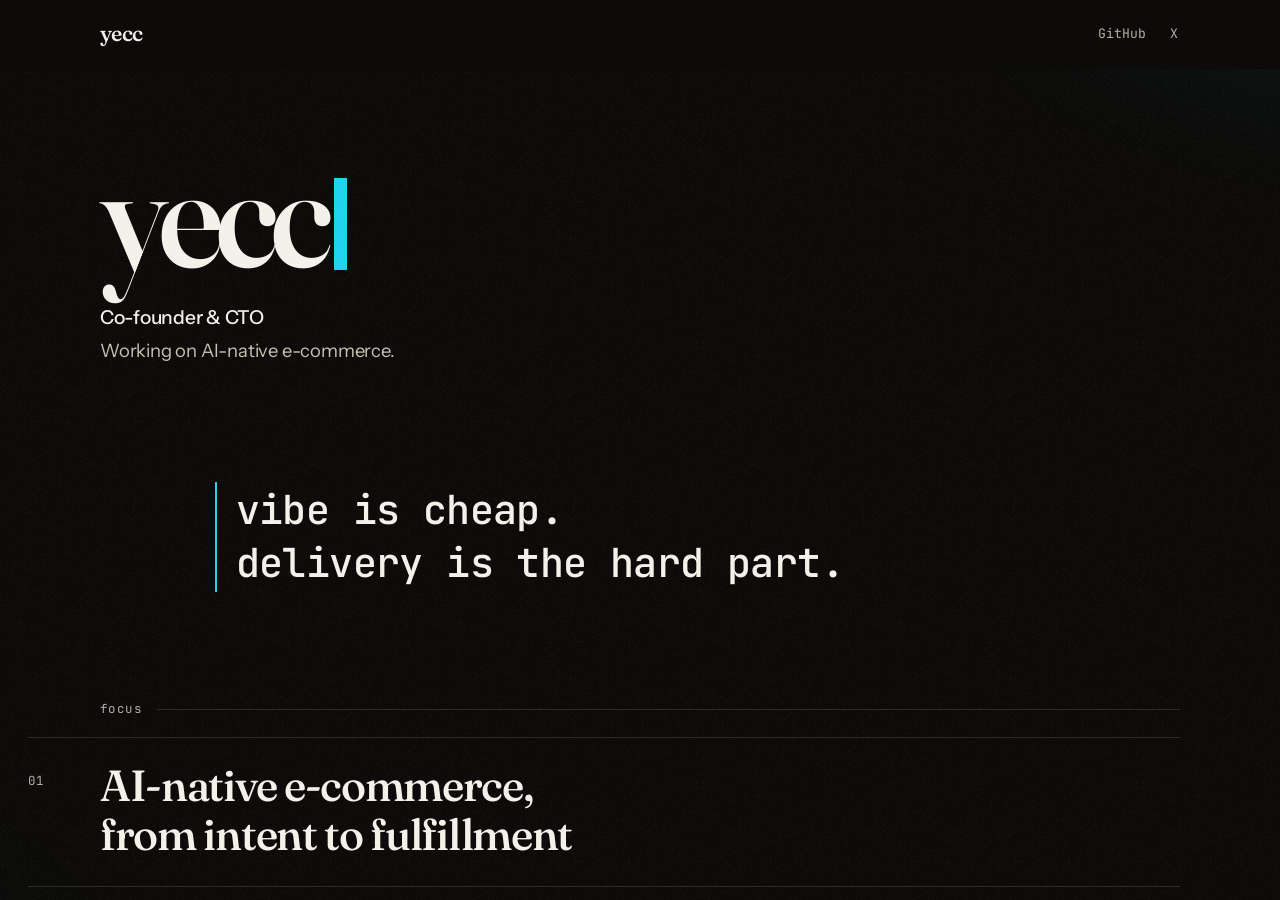
<file: index.html>
<!DOCTYPE html>
<html lang="en">
<head>
  <meta charset="utf-8">
  <meta name="viewport" content="width=device-width, initial-scale=1, viewport-fit=cover">
  <title>yecc — Co-founder &amp; CTO</title>
  <meta name="description" content="yecc is Co-founder &amp; CTO, working on AI-native e-commerce. vibe is cheap. delivery is the hard part.">
  <meta name="author" content="yecc">
  <meta name="color-scheme" content="dark">
  <meta name="theme-color" content="#0c0b09">
  <meta name="referrer" content="strict-origin-when-cross-origin">
  <meta http-equiv="Permissions-Policy" content="camera=(), microphone=(), geolocation=()">
  <meta http-equiv="Content-Security-Policy" content="default-src 'none'; script-src 'self' 'sha256-4IFRRrWJZDOF0Oq4J+rO251fwZoL9M9T6WYAxJI59Bc='; style-src 'self'; img-src 'self'; font-src 'self'; manifest-src 'self'; base-uri 'none'; form-action 'none'; object-src 'none'">
  <link rel="canonical" href="https://raidenthoka.github.io/">
  <meta property="og:title" content="yecc">
  <meta property="og:description" content="Co-founder &amp; CTO. Working on AI-native e-commerce.">
  <meta property="og:type" content="website">
  <meta property="og:url" content="https://raidenthoka.github.io/">
  <meta property="og:image" content="https://raidenthoka.github.io/og.png">
  <meta property="og:image:width" content="1200">
  <meta property="og:image:height" content="630">
  <meta property="og:image:alt" content="yecc. vibe is cheap. delivery is the hard part.">
  <meta property="og:locale" content="en_US">
  <meta name="twitter:card" content="summary_large_image">
  <meta name="twitter:title" content="yecc">
  <meta name="twitter:description" content="Co-founder &amp; CTO. Working on AI-native e-commerce.">
  <meta name="twitter:image" content="https://raidenthoka.github.io/og.png">
  <meta name="twitter:image:alt" content="yecc. vibe is cheap. delivery is the hard part.">
  <link rel="icon" href="/favicon.svg" type="image/svg+xml">
  <link rel="icon" href="/favicon-32.png" sizes="32x32" type="image/png">
  <link rel="apple-touch-icon" href="/apple-touch-icon.png">
  <link rel="manifest" href="/site.webmanifest">
  <link rel="preload" href="/fonts/fraunces-latin.woff2" as="font" type="font/woff2" crossorigin>
  <link rel="preload" href="/fonts/instrument-sans-latin.woff2" as="font" type="font/woff2" crossorigin>
  <link rel="preload" href="/fonts/jetbrains-mono-latin.woff2" as="font" type="font/woff2" crossorigin>
  <link rel="stylesheet" href="/css/site.css">
  <script type="application/ld+json">
    {
      "@context": "https://schema.org",
      "@type": "Person",
      "name": "yecc",
      "jobTitle": "Co-founder & CTO",
      "description": "Working on AI-native e-commerce.",
      "url": "https://raidenthoka.github.io/",
      "sameAs": [
        "https://github.com/RaidenThoka",
        "https://x.com/RRyPQiznm284714"
      ]
    }
  </script>
</head>
<body id="top">
  <a class="skip" href="#content">Skip to content</a>
  <div class="progress" data-progress aria-hidden="true"></div>

  <header class="site-header" data-header>
    <div class="wrap header-bar">
      <a class="wordmark" href="/">yecc</a>
      <nav class="nav" aria-label="Profiles">
        <a rel="me" href="https://github.com/RaidenThoka">GitHub</a>
        <a rel="me" href="https://x.com/RRyPQiznm284714" aria-label="yecc on X">X</a>
      </nav>
    </div>
  </header>

  <div class="scroller" data-scroller tabindex="-1">
  <main id="content" tabindex="-1">
    <div class="wrap">
      <section class="hero" data-section="index" data-index="01" aria-labelledby="name">
        <h1 id="name">yecc<span class="caret caret-name" aria-hidden="true"></span></h1>
        <p class="role">Co-founder &amp; CTO</p>
        <p class="lede">Working on AI-native e-commerce.</p>
      </section>

      <blockquote class="motto" data-section="motto" data-index="02">
        <p><span>vibe is cheap.</span> <span>delivery is the hard part.</span></p>
      </blockquote>

      <section class="block focus" id="focus" data-section="focus" data-index="03" aria-labelledby="focus-label">
        <h2 id="focus-label" class="section-label">focus</h2>
        <ol class="focus-list">
          <li>
            <span class="num" aria-hidden="true">01</span>
            <p>AI-native e-commerce, <span class="break">from intent to fulfillment</span></p>
          </li>
          <li>
            <span class="num" aria-hidden="true">02</span>
            <p>AI-native DevOps: <span class="break">specs, checks, and production</span></p>
          </li>
          <li>
            <span class="num" aria-hidden="true">03</span>
            <p>Agent platforms, protocols, <span class="break">and the infrastructure under them</span></p>
          </li>
          <li>
            <span class="num" aria-hidden="true">04</span>
            <p>Engineering that stays correct <span class="break">when the model is wrong</span></p>
          </li>
        </ol>
      </section>

      <section class="block" id="toolkit" data-section="toolkit" data-index="04" aria-labelledby="toolkit-label">
        <h2 id="toolkit-label" class="section-label">toolkit</h2>
        <ul class="tools">
          <li><span class="tool">linux</span><span class="sep" aria-hidden="true">·</span></li>
          <li><span class="tool">cloud</span><span class="sep" aria-hidden="true">·</span></li>
          <li><span class="tool">ci/cd</span><span class="sep" aria-hidden="true">·</span></li>
          <li><span class="tool">observability</span><span class="sep" aria-hidden="true">·</span></li>
          <li><span class="tool">agents</span><span class="sep" aria-hidden="true">·</span></li>
          <li><span class="tool">skills</span><span class="sep" aria-hidden="true">·</span></li>
          <li><span class="tool">mcp</span><span class="sep" aria-hidden="true">·</span></li>
          <li><span class="tool">distributed systems</span></li>
        </ul>
      </section>

      <section class="block" id="whoami" data-section="whoami" data-index="05" aria-labelledby="whoami-label">
        <h2 id="whoami-label" class="section-label">whoami</h2>
        <div class="term">
          <dl>
            <dt><span class="prompt" aria-hidden="true">$</span>whoami</dt>
            <dd>yecc</dd>
            <dt><span class="prompt" aria-hidden="true">$</span>role</dt>
            <dd>Co-founder &amp; CTO</dd>
            <dt><span class="prompt" aria-hidden="true">$</span>now</dt>
            <dd>working on AI-native e-commerce</dd>
          </dl>
          <div class="term-prompt" aria-hidden="true"><span class="prompt">$</span><span class="caret caret-term"></span></div>
        </div>
      </section>
    </div>
  </main>

  <footer class="footer">
    <div class="wrap">
      <p>yecc</p>
    </div>
  </footer>
  </div>

  <p class="folio" data-folio aria-hidden="true">
    <span class="folio-index" data-folio-index>01</span>
    <span class="folio-label" data-folio-label>index</span>
  </p>
  <script src="/js/site.js" defer></script>
</body>
</html>
</file>
<file: css/site.css>
:root {
  --bg: #0c0b09;
  --text: #f4f1ea;
  --soft: #c9c1b4;
  --muted: #b5ad9f;
  --line: rgba(244, 241, 234, 0.14);
  --accent: #22d3ee;
  --term: #121816;
  --term-line: rgba(244, 241, 234, 0.16);
  --serif: "Fraunces", "Iowan Old Style", Palatino, "Palatino Linotype", Georgia, serif;
  --sans: "Instrument Sans", "Avenir Next", "Segoe UI", sans-serif;
  --mono: "JetBrains Mono", ui-monospace, "SFMono-Regular", Menlo, Consolas, monospace;
  --ease: cubic-bezier(0.2, 0.8, 0.2, 1);
  color-scheme: dark;
}

@font-face {
  font-family: "Fraunces";
  font-style: normal;
  font-weight: 100 900;
  font-display: swap;
  src: url("/fonts/fraunces-latin.woff2") format("woff2");
  unicode-range: U+0000-00FF, U+0131, U+0152-0153, U+02BB-02BC, U+02C6, U+02DA, U+02DC, U+0304, U+0308, U+0329, U+2000-206F, U+20AC, U+2122, U+2191, U+2193, U+2212, U+2215, U+FEFF, U+FFFD;
}

@font-face {
  font-family: "Instrument Sans";
  font-style: normal;
  font-weight: 400 700;
  font-display: swap;
  src: url("/fonts/instrument-sans-latin.woff2") format("woff2");
  unicode-range: U+0000-00FF, U+0131, U+0152-0153, U+02BB-02BC, U+02C6, U+02DA, U+02DC, U+0304, U+0308, U+0329, U+2000-206F, U+20AC, U+2122, U+2191, U+2193, U+2212, U+2215, U+FEFF, U+FFFD;
}

@font-face {
  font-family: "JetBrains Mono";
  font-style: normal;
  font-weight: 400 800;
  font-display: swap;
  src: url("/fonts/jetbrains-mono-latin.woff2") format("woff2");
  unicode-range: U+0000-00FF, U+0131, U+0152-0153, U+02BB-02BC, U+02C6, U+02DA, U+02DC, U+0304, U+0308, U+0329, U+2000-206F, U+20AC, U+2122, U+2191, U+2193, U+2212, U+2215, U+FEFF, U+FFFD;
}

*,
*::before,
*::after {
  box-sizing: border-box;
}

html {
  background: var(--bg);
  height: 100%;
}

body {
  margin: 0;
  height: 100%;
  height: 100dvh;
  display: flex;
  flex-direction: column;
  overflow: hidden;
  background: var(--bg);
  color: var(--text);
  font-family: var(--sans);
  font-size: 1.0625rem;
  font-weight: 400;
  line-height: 1.5;
  text-rendering: optimizeLegibility;
  -webkit-font-smoothing: antialiased;
}

body::before {
  content: "";
  position: fixed;
  inset: 0;
  z-index: 0;
  pointer-events: none;
  background:
    radial-gradient(920px 480px at 112% -8%, rgba(34, 211, 238, 0.075), transparent 58%),
    radial-gradient(680px 420px at -18% 108%, rgba(34, 211, 238, 0.045), transparent 52%);
}

body::after {
  content: "";
  position: fixed;
  inset: 0;
  z-index: 7;
  pointer-events: none;
  background-image: url("/assets/grain.png");
  background-size: 220px 220px;
  opacity: 0.28;
}

::selection {
  background: var(--accent);
  color: #062026;
}

:focus {
  outline: none;
}

:focus-visible {
  outline: 2px solid var(--accent);
  outline-offset: 4px;
}

.skip {
  position: absolute;
  left: 1rem;
  top: 0.75rem;
  z-index: 30;
  transform: translateY(-160%);
  background: var(--accent);
  color: #062026;
  font-family: var(--sans);
  font-weight: 500;
  font-size: 0.9rem;
  padding: 0.45rem 0.7rem;
  text-decoration: none;
}

.skip:focus {
  transform: none;
}

.progress {
  position: fixed;
  top: 0;
  left: 0;
  z-index: 20;
  width: 100%;
  height: 2px;
  background: var(--accent);
  transform: scaleX(0);
  transform-origin: 0 50%;
  pointer-events: none;
}

.wrap {
  width: min(1080px, calc(100% - 2.5rem));
  margin-inline: auto;
}

.site-header,
main,
.footer {
  position: relative;
  z-index: 1;
}

.site-header {
  position: relative;
  flex: none;
  z-index: 8;
  background: var(--bg);
  border-bottom: 1px solid transparent;
}

/* The header sits outside the scroller, so a focus line can reach the
   top of the content area and still clear the bar, including a wrap. */
.scroller {
  flex: 1 1 auto;
  min-height: 0;
  overflow-x: hidden;
  overflow-y: auto;
  scroll-padding-top: 1.35rem;
  position: relative;
  z-index: 1;
}

.site-header.is-scrolled {
  border-bottom-color: var(--line);
}

.header-bar {
  display: flex;
  align-items: center;
  justify-content: space-between;
  min-height: 4.25rem;
  gap: 1rem;
}

.wordmark {
  font-family: var(--serif);
  font-weight: 560;
  font-size: 1.35rem;
  letter-spacing: -0.03em;
  line-height: 1;
  color: var(--text);
  text-decoration: none;
  font-optical-sizing: auto;
}

.nav {
  display: flex;
  align-items: center;
  gap: 1.35rem;
  font-family: var(--mono);
  font-size: 0.82rem;
  font-variant-ligatures: none;
}

.nav a {
  color: var(--muted);
  text-decoration: none;
  text-underline-offset: 0.28em;
  padding: 0.55rem 0.1rem;
}

.nav a:hover,
.nav a:focus-visible {
  color: var(--text);
  text-decoration: underline;
  text-decoration-color: var(--accent);
  text-decoration-thickness: 1px;
}

.wordmark:hover,
.wordmark:focus-visible {
  color: var(--accent);
}

main:focus,
main:focus-visible {
  outline: none;
}

.hero {
  padding-top: clamp(2.75rem, 9vh, 6.75rem);
}

.hero h1,
.miss h1 {
  margin: 0;
  font-family: var(--serif);
  font-weight: 560;
  font-optical-sizing: auto;
  font-size: clamp(4.75rem, 15vw, 9.25rem);
  line-height: 0.86;
  letter-spacing: -0.048em;
}

.role {
  margin: 1.6rem 0 0;
  font-size: 1.2rem;
  font-weight: 500;
  letter-spacing: -0.014em;
}

.lede {
  margin: 0.35rem 0 0;
  max-width: 28em;
  color: var(--soft);
  font-size: 1.15rem;
  letter-spacing: -0.011em;
}

.motto {
  margin: clamp(4.5rem, 13vh, 8.5rem) 0 0;
  padding: 0.15rem 0 0.15rem 1.15rem;
  border-left: 2px solid var(--accent);
  max-width: 46rem;
}

.motto p {
  margin: 0;
  font-family: var(--mono);
  font-weight: 500;
  font-variant-ligatures: none;
  font-size: clamp(1.45rem, 3.15vw, 2.5rem);
  line-height: 1.32;
  letter-spacing: -0.015em;
  text-wrap: balance;
}

.motto span {
  display: block;
}

.block {
  margin-top: clamp(4.5rem, 12vh, 8rem);
}

.section-label {
  display: flex;
  align-items: center;
  gap: 0.9rem;
  margin: 0 0 0.35rem;
  color: var(--muted);
  font-family: var(--mono);
  font-size: 0.78rem;
  font-weight: 400;
  letter-spacing: 0.12em;
  font-variant-ligatures: none;
}

.section-label::after {
  content: "";
  flex: 1;
  height: 1px;
  background: var(--line);
}

.focus-list {
  list-style: none;
  margin: 1.1rem 0 0;
  padding: 0;
}

.focus-list li {
  display: grid;
  grid-template-columns: 2.6rem 1fr;
  gap: 0.35rem 0.75rem;
  align-items: start;
  padding: 1.2rem 0 1.35rem;
  border-top: 1px solid var(--line);
  scroll-margin-top: 1.35rem;
}

.focus-list li:last-child {
  border-bottom: 1px solid var(--line);
}

.num {
  padding-top: 0.45rem;
  color: var(--muted);
  font-family: var(--mono);
  font-size: 0.78rem;
  letter-spacing: 0.12em;
  font-variant-numeric: tabular-nums;
  font-variant-ligatures: none;
}

.focus-list p {
  margin: 0;
  font-family: var(--serif);
  font-weight: 520;
  font-optical-sizing: auto;
  font-size: clamp(1.55rem, 3.4vw, 2.85rem);
  line-height: 1.14;
  letter-spacing: -0.03em;
  text-wrap: pretty;
  hyphens: none;
}

.break {
  display: block;
}

.tools {
  display: flex;
  flex-wrap: wrap;
  align-items: baseline;
  gap: 0.35rem 0.1rem;
  margin: 1.35rem 0 0;
  padding: 0;
  list-style: none;
  font-family: var(--mono);
  font-size: clamp(1.02rem, 1.7vw, 1.18rem);
  font-variant-ligatures: none;
  line-height: 1.7;
}

.tools li {
  white-space: nowrap;
}

.tool {
  color: var(--text);
  text-underline-offset: 0.28em;
}

.sep {
  margin: 0 0.75rem;
  color: var(--accent);
}

.term {
  max-width: 38rem;
  margin-top: 1.35rem;
  padding: 1.35rem 1.4rem 1.15rem;
  background: var(--term);
  border: 1px solid var(--term-line);
  color: var(--text);
  font-family: var(--mono);
  font-size: 0.95rem;
  line-height: 1.65;
  font-variant-ligatures: none;
}

.term dl {
  margin: 0;
}

.term dt {
  margin: 0.95rem 0 0;
  color: var(--soft);
}

.term dt:first-child {
  margin-top: 0;
}

.term dd {
  margin: 0;
}

.prompt {
  color: var(--accent);
  margin-right: 0.6em;
}

.term-prompt {
  margin-top: 0.95rem;
}

.caret {
  display: inline-block;
  background: var(--accent);
  animation: blink 1.12s steps(1, end) infinite;
  user-select: none;
  vertical-align: baseline;
}

.caret-name {
  width: 0.085em;
  height: 0.62em;
  margin-left: 0.06em;
  transform: translateY(0.02em);
}

.caret-term {
  width: 0.55em;
  height: 0.95em;
  margin-left: 0.15em;
  transform: translateY(0.12em);
}

.footer {
  margin-top: clamp(4rem, 10vh, 7rem);
  padding-bottom: calc(clamp(2.5rem, 7vh, 4.5rem) + env(safe-area-inset-bottom));
  color: var(--muted);
  font-family: var(--mono);
  font-size: 0.78rem;
  letter-spacing: 0.12em;
  font-variant-ligatures: none;
}

.footer .wrap {
  border-top: 1px solid var(--line);
  padding-top: 1.15rem;
}

.footer p {
  margin: 0;
}

.folio {
  position: fixed;
  z-index: 9;
  left: max(1.25rem, env(safe-area-inset-left));
  bottom: max(1.25rem, env(safe-area-inset-bottom));
  display: none;
  margin: 0;
  color: var(--muted);
  font-family: var(--mono);
  font-variant-ligatures: none;
  font-variant-numeric: tabular-nums;
  line-height: 1.35;
  pointer-events: none;
  opacity: 0;
  transition: opacity 180ms var(--ease);
}

.folio.is-on {
  opacity: 1;
}

.folio-index {
  display: block;
  color: var(--accent);
  font-size: 0.82rem;
  letter-spacing: 0.08em;
}

.folio-label {
  display: block;
  font-size: 0.72rem;
  letter-spacing: 0.14em;
}

.eyebrow {
  margin: 0 0 0.85rem;
  color: var(--accent);
  font-family: var(--mono);
  font-size: 0.75rem;
  letter-spacing: 0.16em;
  font-variant-ligatures: none;
}

.return {
  margin: 2.25rem 0 0;
  font-family: var(--mono);
  font-size: 0.98rem;
  font-variant-ligatures: none;
}

.return a {
  color: var(--text);
  text-decoration: none;
  border-bottom: 1px solid var(--accent);
  padding-bottom: 0.12em;
}

.miss {
  padding-top: clamp(3rem, 12vh, 8rem);
  padding-bottom: clamp(4rem, 16vh, 10rem);
}

@keyframes blink {
  0%, 49% { opacity: 1; }
  50%, 100% { opacity: 0; }
}

@media (hover: hover) and (pointer: fine) {
  .focus-list li {
    transition: border-color 180ms var(--ease);
  }

  .num,
  .tool {
    transition: color 180ms var(--ease);
  }

  .focus-list li:hover {
    border-top-color: rgba(34, 211, 238, 0.55);
  }

  .focus-list li:hover .num,
  .tools li:hover .tool {
    color: var(--accent);
  }

  .return a:hover {
    color: var(--accent);
  }
}

@media (min-width: 720px) {
  .wrap {
    width: min(1080px, calc(100% - 5rem));
  }
}

@media (max-width: 540px) {
  .motto p {
    font-size: clamp(1.05rem, 4.65vw, 1.35rem);
  }
}

@media (max-width: 720px) {
  .focus-list li {
    grid-template-columns: 2.15rem 1fr;
    gap: 0.4rem 0.5rem;
  }

  .focus-list p {
    font-size: clamp(1.15rem, 4.7vw, 1.65rem);
  }
}

@media (min-width: 900px) {
  .motto {
    margin-left: clamp(2.5rem, 9vw, 7.5rem);
  }

  .focus-list li {
    padding: 1.45rem 0 1.6rem;
  }

  .num {
    padding-top: 0.55rem;
  }
}

@media (min-width: 1280px) {
  .focus-list {
    width: calc(100% + 4.5rem);
    margin-left: -4.5rem;
  }

  .focus-list li {
    grid-template-columns: 4.5rem 1fr;
    column-gap: 0;
  }

  .num {
    padding-top: 0.7rem;
  }
}

@media (min-width: 1320px) {
  .folio {
    display: block;
  }
}

.page-404 .scroller {
  display: flex;
  flex-direction: column;
}

.page-404 main {
  flex: 1 0 auto;
}

.page-404 .miss {
  padding-bottom: 2.5rem;
}

.page-404 .footer {
  margin-top: 0;
}

@media (prefers-reduced-transparency: reduce) {
  body::after {
    display: none;
  }
}

@media (prefers-reduced-motion: reduce) {
  *,
  *::before,
  *::after {
    animation: none !important;
    transition: none !important;
  }

  .caret {
    opacity: 1;
  }
}

@media (forced-colors: active) {
  .caret,
  .progress {
    background: CanvasText;
  }

  .motto,
  .return a {
    border-color: CanvasText;
  }

  .term {
    border: 1px solid CanvasText;
  }
}

@media print {
  body::before,
  body::after,
  .progress,
  .folio,
  .caret,
  .skip {
    display: none !important;
  }

  body,
  .term {
    background: #fff;
    color: #111;
  }

  html,
  body,
  .scroller {
    height: auto;
    overflow: visible;
    display: block;
  }

  .site-header {
    position: static;
    background: #fff;
  }

  a {
    text-decoration: underline;
  }
}
</file>
